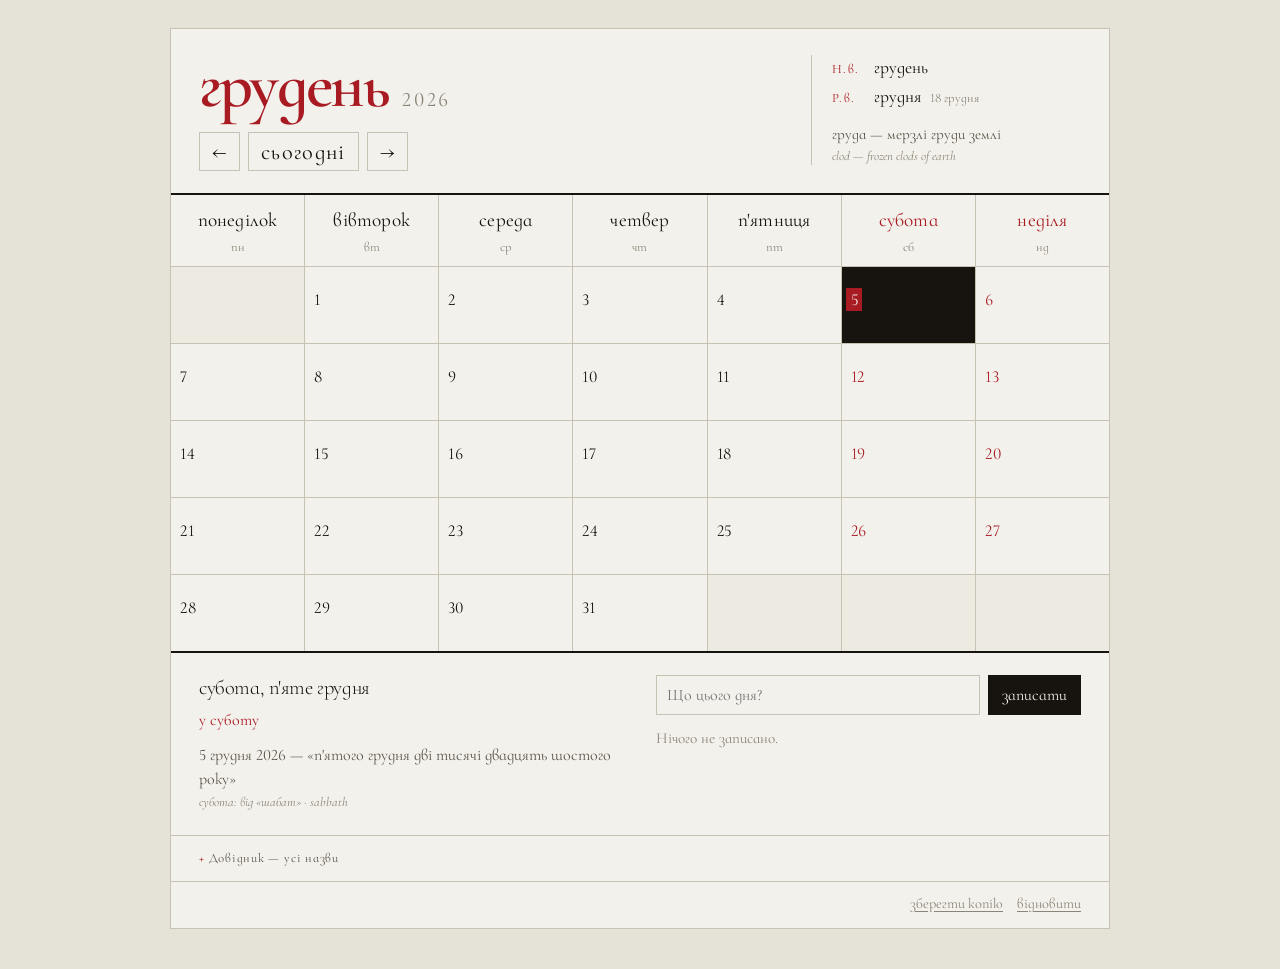
<file: index.html>
<!DOCTYPE html>
<html lang="uk">
<head>
<meta charset="utf-8">
<meta name="viewport" content="width=device-width, initial-scale=1">
<title>Народний календар</title>
<link rel="preconnect" href="https://fonts.googleapis.com">
<link rel="preconnect" href="https://fonts.gstatic.com" crossorigin>
<link href="https://fonts.googleapis.com/css2?family=Cormorant+Infant:ital,wght@0,300..700;1,300..700&display=swap" rel="stylesheet">

<link rel="stylesheet" href="style.css">
</head>
<body>

<main class="sheet">

  <!-- Month word: the signature element -->
  <header class="banner">
    <div class="banner__word">
      <h1 id="monthNom" class="banner__nom">серпень</h1>
      <p class="banner__year" id="yearNum">2026</p>
    </div>
    <div class="banner__gloss">
      <p class="case-line">
        <span class="case-tag">Н.в.</span><span id="glossNom">серпень</span>
      </p>
      <p class="case-line">
        <span class="case-tag">Р.в.</span><span id="glossGen">серпня</span>
        <em class="case-note">18 <span id="glossGenEcho">серпня</span></em>
      </p>
      <p class="etym" id="monthEtym"></p>
      <p class="etym etym--en" id="monthEtymEn"></p>
    </div>
    <nav class="nav" aria-label="Місяці">
      <button type="button" id="prevBtn" class="nav__btn" aria-label="Попередній місяць">←</button>
      <button type="button" id="todayBtn" class="nav__today">сьогодні</button>
      <button type="button" id="nextBtn" class="nav__btn" aria-label="Наступний місяць">→</button>
    </nav>
  </header>

  <!-- Grid -->
  <section class="calendar" aria-label="Календар">
    <div class="weekdays" id="weekdays"></div>
    <div class="grid" id="grid" role="grid" tabindex="0" aria-label="Дні місяця"></div>
  </section>

  <!-- Selected day -->
  <section class="day" aria-live="polite">
    <div class="day__parse">
      <p class="day__full" id="dayFull">понеділок, вісімнадцяте серпня</p>
      <p class="day__when" id="dayWhen">у понеділок</p>
      <p class="day__long" id="dayLong"></p>
      <p class="etym etym--en" id="dayEtymEn"></p>
    </div>

    <div class="day__notes">
      <form class="add" id="addForm">
        <input type="text" id="noteInput" class="add__input" placeholder="Що цього дня?" autocomplete="off" aria-label="Новий запис">
        <button type="submit" class="add__btn">записати</button>
      </form>
      <ul class="notes" id="notes"></ul>
      <p class="notes__empty" id="notesEmpty">Нічого не записано.</p>
    </div>
  </section>

  <!-- Reference sheet -->
  <details class="ref">
    <summary class="ref__summary">Довідник — усі назви</summary>
    <div class="ref__body">
      <div class="ref__col">
        <h2 class="ref__h">Дні тижня</h2>
        <ol class="ref__list" id="refDays"></ol>
      </div>
      <div class="ref__col">
        <h2 class="ref__h">Місяці</h2>
        <ol class="ref__list" id="refMonths"></ol>
      </div>
    </div>
  </details>

  <footer class="foot">
    <span id="storeState" class="foot__state"></span>
    <span class="foot__acts">
      <button type="button" id="exportBtn" class="foot__btn">зберегти копію</button>
      <button type="button" id="importBtn" class="foot__btn">відновити</button>
      <input type="file" id="importFile" accept="application/json" hidden>
    </span>
  </footer>

</main>

<script src="app.js"></script>
</body>
</html>
</file>
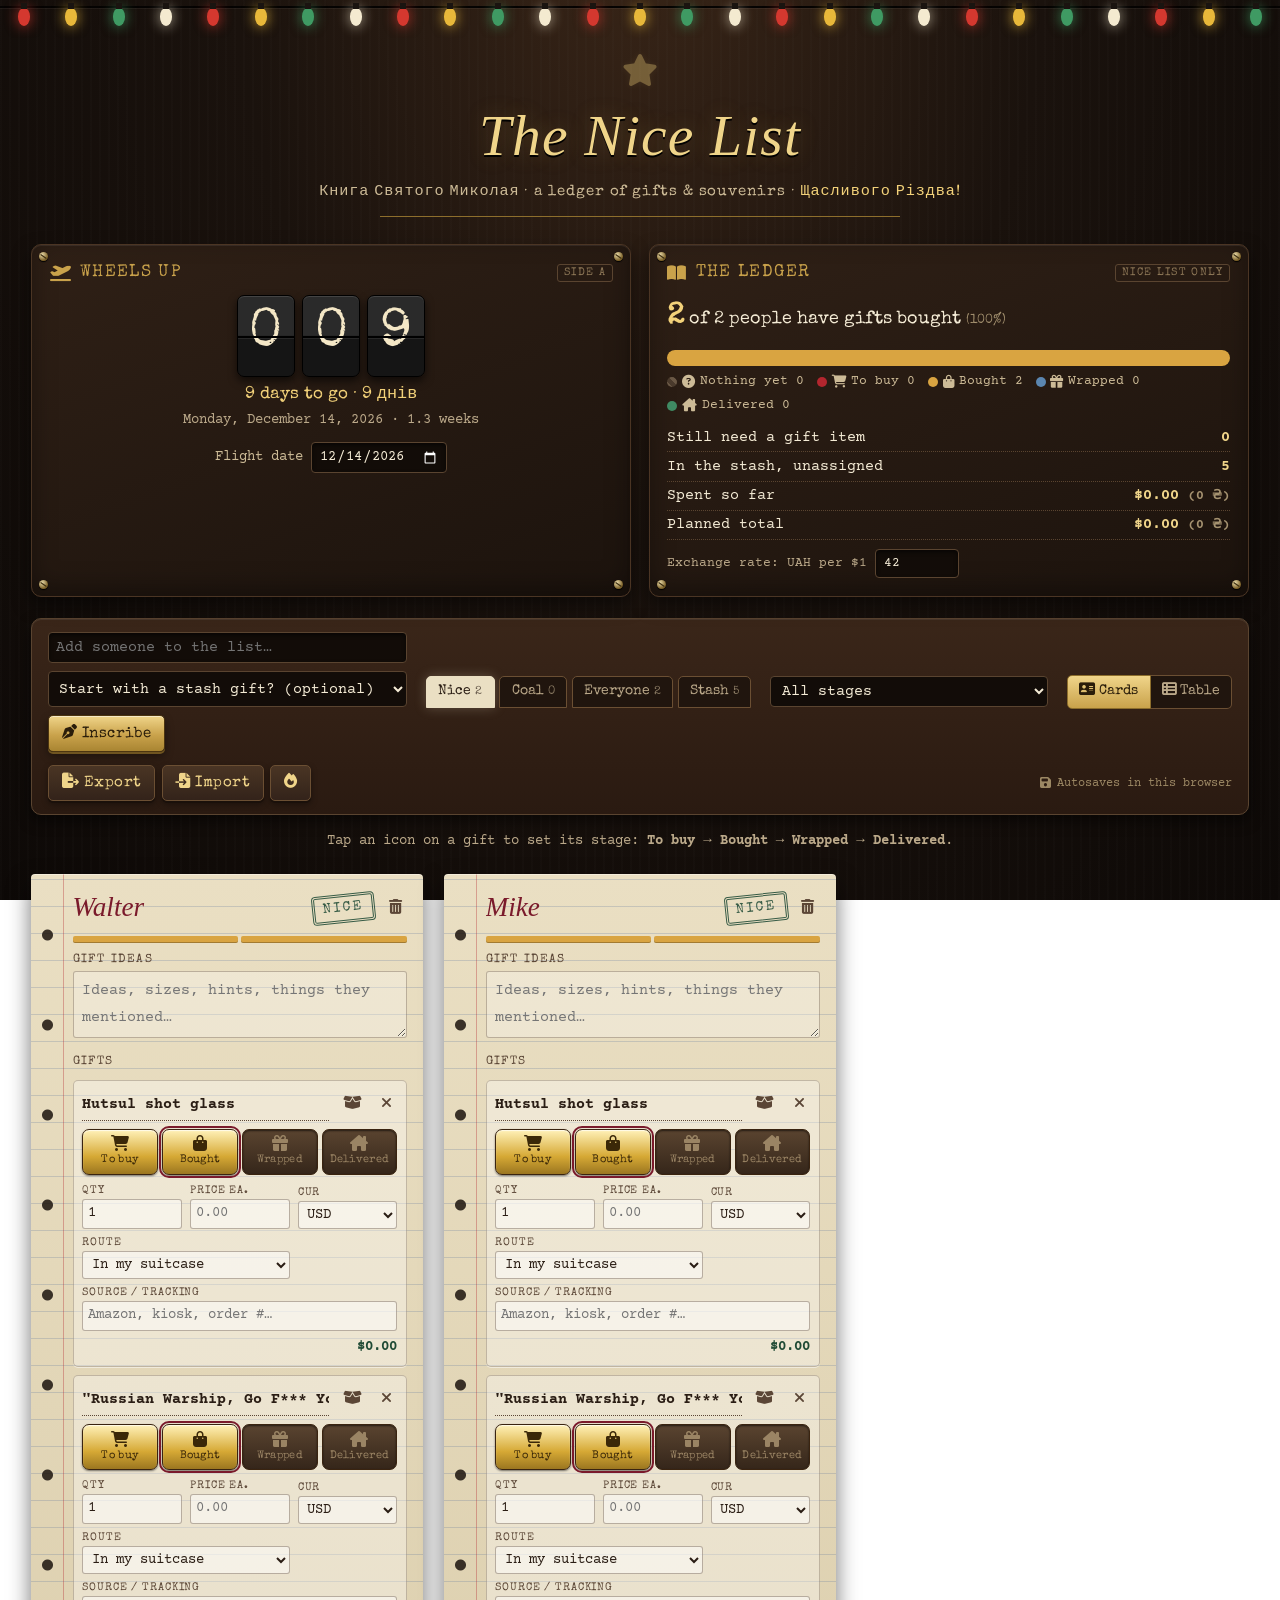
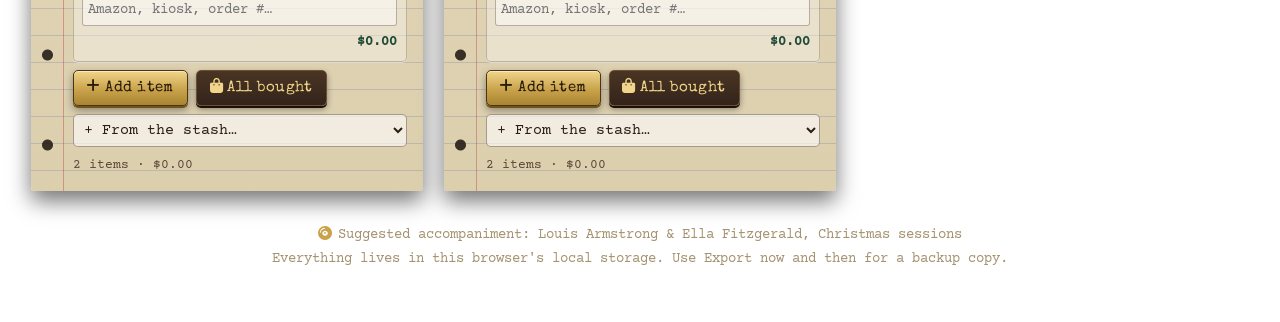
<file: nice-list.html>
<!DOCTYPE html>
<html lang="en">
<head>
<meta charset="utf-8">
<meta name="viewport" content="width=device-width, initial-scale=1, viewport-fit=cover">
<link rel="icon" type="image/svg+xml" href="data:image/svg+xml,%3Csvg xmlns=%22http://www.w3.org/2000/svg%22 viewBox=%220 0 64 64%22 width=%2264%22 height=%2264%22 role=%22img%22 aria-label=%22Koza, the Christmas goat of Ukrainian folk tradition, with curled horns and a golden star%22%3E%3Ctitle%3EKoza mask%3C/title%3E%3Cdefs%3E%3ClinearGradient id=%22bg%22 x1=%220%22 y1=%220%22 x2=%220%22 y2=%221%22%3E%3Cstop offset=%220%22 stop-color=%22%231f3d2d%22/%3E%3Cstop offset=%221%22 stop-color=%22%230c1912%22/%3E%3C/linearGradient%3E%3ClinearGradient id=%22fur%22 x1=%220%22 y1=%220%22 x2=%220%22 y2=%221%22%3E%3Cstop offset=%220%22 stop-color=%22%23fbf4df%22/%3E%3Cstop offset=%221%22 stop-color=%22%23e3d3ad%22/%3E%3C/linearGradient%3E%3ClinearGradient id=%22horn%22 x1=%220%22 y1=%220%22 x2=%221%22 y2=%221%22%3E%3Cstop offset=%220%22 stop-color=%22%23f0d58a%22/%3E%3Cstop offset=%221%22 stop-color=%22%23b8923a%22/%3E%3C/linearGradient%3E%3ClinearGradient id=%22gold%22 x1=%220%22 y1=%220%22 x2=%220%22 y2=%221%22%3E%3Cstop offset=%220%22 stop-color=%22%23ffe9a0%22/%3E%3Cstop offset=%221%22 stop-color=%22%23d6a935%22/%3E%3C/linearGradient%3E%3C/defs%3E%3C%21-- stage frame --%3E%3Crect x=%221.5%22 y=%221.5%22 width=%2261%22 height=%2261%22 rx=%2213%22 fill=%22url(%23bg)%22 stroke=%22%23c9a24b%22 stroke-width=%222.5%22/%3E%3C%21-- Star of Bethlehem between the horns --%3E%3Cpolygon points=%2232,4.5 33.18,7.38 36.28,7.61 33.9,9.62 34.64,12.64 32,11 29.36,12.64 30.1,9.62 27.72,7.61 30.82,7.38%22 fill=%22url(%23gold)%22 stroke=%22%238d6e2c%22 stroke-width=%22.5%22 stroke-linejoin=%22round%22/%3E%3C%21-- horns --%3E%3Cpath d=%22M25 24 C16 25 8.5 18 10.5 7 C14.5 13 20 14.5 29.5 15.5Z%22 fill=%22url(%23horn)%22 stroke=%22%236b4f1a%22 stroke-width=%221%22 stroke-linejoin=%22round%22/%3E%3Cpath d=%22M39 24 C48 25 55.5 18 53.5 7 C49.5 13 44 14.5 34.5 15.5Z%22 fill=%22url(%23horn)%22 stroke=%22%236b4f1a%22 stroke-width=%221%22 stroke-linejoin=%22round%22/%3E%3Cg fill=%22none%22 stroke=%22%238d6e2c%22 stroke-width=%22.9%22 stroke-linecap=%22round%22%3E%3Cpath d=%22M14 20 q2.5 -1 4 -3.5%22/%3E%3Cpath d=%22M12.4 15 q2.5 -.5 4.2 -2.6%22/%3E%3Cpath d=%22M50 20 q-2.5 -1 -4 -3.5%22/%3E%3Cpath d=%22M51.6 15 q-2.5 -.5 -4.2 -2.6%22/%3E%3C/g%3E%3C%21-- ears --%3E%3Cpath d=%22M22 31 C14 27 8 30 6.5 34 C11 37.5 18 36.5 22.5 35Z%22 fill=%22url(%23fur)%22 stroke=%22%235a3a1c%22 stroke-width=%221%22 stroke-linejoin=%22round%22/%3E%3Cpath d=%22M42 31 C50 27 56 30 57.5 34 C53 37.5 46 36.5 41.5 35Z%22 fill=%22url(%23fur)%22 stroke=%22%235a3a1c%22 stroke-width=%221%22 stroke-linejoin=%22round%22/%3E%3Cpath d=%22M19 32.5 C15 31 11.5 32 10.5 34%22 fill=%22none%22 stroke=%22%23d99a8a%22 stroke-width=%221.6%22 stroke-linecap=%22round%22/%3E%3Cpath d=%22M45 32.5 C49 31 52.5 32 53.5 34%22 fill=%22none%22 stroke=%22%23d99a8a%22 stroke-width=%221.6%22 stroke-linecap=%22round%22/%3E%3C%21-- beard --%3E%3Cpath d=%22M26 48 C25 54 28 59 32 61.5 C36 59 39 54 38 48Z%22 fill=%22%233a2a1e%22 stroke=%22%231a1410%22 stroke-width=%22.8%22 stroke-linejoin=%22round%22/%3E%3Cpath d=%22M30 54 q.6 3 2 5 M34 54 q-.6 3 -2 5%22 fill=%22none%22 stroke=%22%235b4430%22 stroke-width=%22.8%22 stroke-linecap=%22round%22/%3E%3C%21-- head --%3E%3Cpath d=%22M32 19.5 C41.5 19.5 44.5 27 43 37 C42 45 37.5 53 32 53 C26.5 53 22 45 21 37 C19.5 27 22.5 19.5 32 19.5Z%22 fill=%22url(%23fur)%22 stroke=%22%235a3a1c%22 stroke-width=%221.1%22/%3E%3C%21-- forehead tuft --%3E%3Cpath d=%22M28.5 22.5 C30 19.5 34 19.5 35.5 22.5 C34 23.5 30 23.5 28.5 22.5Z%22 fill=%22%23b9a67d%22/%3E%3C%21-- eyes: golden with the goat's horizontal pupil --%3E%3Cellipse cx=%2226%22 cy=%2231.5%22 rx=%223.4%22 ry=%222.6%22 transform=%22rotate(8 26 31.5)%22 fill=%22%23e8b83a%22 stroke=%22%235a3a1c%22 stroke-width=%22.7%22/%3E%3Cellipse cx=%2238%22 cy=%2231.5%22 rx=%223.4%22 ry=%222.6%22 transform=%22rotate(-8 38 31.5)%22 fill=%22%23e8b83a%22 stroke=%22%235a3a1c%22 stroke-width=%22.7%22/%3E%3Crect x=%2223.7%22 y=%2230.7%22 width=%224.6%22 height=%221.7%22 rx=%22.85%22 transform=%22rotate(8 26 31.5)%22 fill=%22%231a1410%22/%3E%3Crect x=%2235.7%22 y=%2230.7%22 width=%224.6%22 height=%221.7%22 rx=%22.85%22 transform=%22rotate(-8 38 31.5)%22 fill=%22%231a1410%22/%3E%3C%21-- muzzle --%3E%3Cpath d=%22M27 44 C27 40.5 37 40.5 37 44 C37.5 49 35 52 32 52 C29 52 26.5 49 27 44Z%22 fill=%22%23efdcc6%22 stroke=%22%23b08a6e%22 stroke-width=%22.8%22/%3E%3Cpath d=%22M29.4 44.2 q.9 1.6 1.7 .2%22 fill=%22none%22 stroke=%22%233a2418%22 stroke-width=%221.2%22 stroke-linecap=%22round%22/%3E%3Cpath d=%22M34.6 44.2 q-.9 1.6 -1.7 .2%22 fill=%22none%22 stroke=%22%233a2418%22 stroke-width=%221.2%22 stroke-linecap=%22round%22/%3E%3Cpath d=%22M30 48.8 Q32 50.3 34 48.8%22 fill=%22none%22 stroke=%22%237a1a2b%22 stroke-width=%221.2%22 stroke-linecap=%22round%22/%3E%3C%21-- red ribbon with a bell on the left horn --%3E%3Cpath d=%22M15 17.5 Q19.5 20.5 24.5 19%22 fill=%22none%22 stroke=%22%23b3262e%22 stroke-width=%222.2%22 stroke-linecap=%22round%22/%3E%3Ccircle cx=%2217.2%22 cy=%2220.4%22 r=%222%22 fill=%22url(%23gold)%22 stroke=%22%238d6e2c%22 stroke-width=%22.5%22/%3E%3C/svg%3E">
<link rel="apple-touch-icon" href="apple-touch-icon.png">
<meta name="theme-color" content="#120d0a">
<meta name="mobile-web-app-capable" content="yes">
<meta name="apple-mobile-web-app-capable" content="yes">
<meta name="apple-mobile-web-app-title" content="Nice List">
<title>The Nice List · Книга Святого Миколая</title>
<link rel="preconnect" href="https://fonts.googleapis.com">
<link rel="preconnect" href="https://fonts.gstatic.com" crossorigin>
<link href="https://fonts.googleapis.com/css2?family=Courier+Prime:ital,wght@0,400;0,700;1,400&family=IM+Fell+English:ital@0;1&family=Special+Elite&display=swap" rel="stylesheet">
<link rel="stylesheet" href="https://cdnjs.cloudflare.com/ajax/libs/font-awesome/6.5.1/css/all.min.css">
<style>
:root{
  --wood-1:#120d0a; --wood-2:#241912; --leather:#3a2619;
  --paper:#eadfc3; --paper-2:#dccfae; --ink:#2a1d14; --ink-soft:#5b4636;
  --brass:#c9a24b; --brass-d:#8d6e2c; --brass-l:#f0d58a;
  --burg:#7a1a2b; --pine:#1f4a35; --pine-l:#3f8a62; --gold:#f3d27a; --cream:#f5ecd6; --red:#b3262e;
  --s0:#b3262e; --s1:#d9a441; --s2:#5b86b0; --s3:#3f8a62;
  --type:'Courier Prime','Courier New',monospace;
  --head:'Special Elite','Courier New',monospace;
  --serif:'IM Fell English',Georgia,serif;
}
*{box-sizing:border-box}
html{scroll-behavior:smooth}
body{
  margin:0; color:var(--cream); font-family:var(--type); font-size:15px; line-height:1.45;
  background:
    repeating-linear-gradient(90deg, rgba(255,255,255,.012) 0 2px, transparent 2px 9px),
    radial-gradient(ellipse at 50% -10%, #3a2618 0%, #1a120d 45%, #0d0907 100%) fixed;
  min-height:100vh; padding-bottom:calc(3rem + env(safe-area-inset-bottom));
  -webkit-tap-highlight-color:transparent; touch-action:manipulation;
}
a{color:var(--brass-l)}
button,input,select,textarea{font:inherit}

/* ---------- string lights ---------- */
.lights{position:relative;height:38px;display:flex;justify-content:space-around;overflow:hidden;pointer-events:none}
.lights::before{content:"";position:absolute;left:0;right:0;top:6px;height:2px;background:#050302;box-shadow:0 1px 0 rgba(255,255,255,.05)}
.lights span{position:relative;width:12px;height:18px;margin-top:8px;border-radius:50% 50% 55% 55%;animation:twinkle 3.2s infinite ease-in-out}
.lights span::before{content:"";position:absolute;top:-5px;left:3px;width:6px;height:6px;background:#1a1410}
.lights span:nth-child(4n+1){background:#d4382f;box-shadow:0 0 12px 2px rgba(212,56,47,.55)}
.lights span:nth-child(4n+2){background:#e8b83a;box-shadow:0 0 12px 2px rgba(232,184,58,.55);animation-delay:.6s}
.lights span:nth-child(4n+3){background:#3f9a63;box-shadow:0 0 12px 2px rgba(63,154,99,.55);animation-delay:1.2s}
.lights span:nth-child(4n){background:#f4ead0;box-shadow:0 0 12px 2px rgba(244,234,208,.45);animation-delay:1.8s}
@keyframes twinkle{0%,100%{opacity:1}50%{opacity:.45}}

/* ---------- masthead ---------- */
.masthead{text-align:center;padding:1rem 1rem .5rem}
.star{font-size:2rem;--glow:0;line-height:1}
.star i{color:var(--gold);opacity:calc(.35 + var(--glow)*.65);filter:drop-shadow(0 0 calc(3px + var(--glow)*16px) rgba(243,210,122,calc(.2 + var(--glow)*.8)));transition:all .8s}
h1{margin:.2rem 0 0;font-family:var(--serif);font-style:italic;font-weight:400;font-size:clamp(2.2rem,6vw,3.6rem);color:var(--brass-l);letter-spacing:.02em;text-shadow:0 2px 0 #000,0 0 22px rgba(201,162,75,.25)}
.sub{margin:.2rem 0 0;color:#cdbb97;font-family:var(--head);letter-spacing:.06em;font-size:.95rem}
.sub .uk{color:var(--gold)}
.rule{width:min(520px,80%);margin:.8rem auto 0;border:0;border-top:1px solid var(--brass-d);position:relative;overflow:visible}

/* ---------- dashboard ---------- */
.wrap{max-width:1250px;margin:0 auto;padding:0 1rem}
.dash{display:grid;grid-template-columns:repeat(auto-fit,minmax(min(100%,300px),1fr));gap:1.1rem;margin-top:1.2rem}
.panel{
  position:relative;border-radius:10px;padding:1rem 1.1rem 1.1rem;
  background:linear-gradient(160deg,#2f2016,#1c130d);
  border:1px solid #4b3524; box-shadow:inset 0 1px 0 rgba(255,255,255,.07),inset 0 -8px 24px rgba(0,0,0,.35),0 8px 18px rgba(0,0,0,.5);
}
.panel h2{margin:0 0 .6rem;font-family:var(--head);font-weight:400;font-size:1.05rem;letter-spacing:.08em;text-transform:uppercase;color:var(--brass);display:flex;align-items:center;gap:.5rem}
.panel h2 .side{margin-left:auto;font-size:.7rem;color:#8d7757;border:1px solid #5a4430;border-radius:3px;padding:0 .35rem}
.screw{position:absolute;width:9px;height:9px;border-radius:50%;background:radial-gradient(circle at 35% 30%,#e8d9a8,#7a5f26 70%);box-shadow:0 1px 1px #000}
.screw::after{content:"";position:absolute;left:1px;right:1px;top:4px;height:1px;background:#3b2c0f;transform:rotate(35deg)}
.screw.tl{top:7px;left:7px}.screw.tr{top:7px;right:7px}.screw.bl{bottom:7px;left:7px}.screw.br{bottom:7px;right:7px}

/* countdown plaque */
.flip{display:flex;gap:.45rem;justify-content:center;margin:.3rem 0 .4rem}
.digit{
  width:58px;height:82px;display:grid;place-items:center;border-radius:7px;position:relative;
  font-family:var(--head);font-size:3.4rem;color:#f4e7c6;
  background:linear-gradient(#2a2a2a 0 49%,#151515 51% 100%);
  box-shadow:0 4px 8px rgba(0,0,0,.6),inset 0 1px 0 rgba(255,255,255,.12);
  border:1px solid #000;
}
.digit::after{content:"";position:absolute;left:0;right:0;top:50%;height:2px;background:#000;box-shadow:0 1px 0 rgba(255,255,255,.08)}
.cd-sub{text-align:center;font-family:var(--head);color:var(--gold);font-size:1.05rem}
.cd-note{text-align:center;color:#bba98a;font-size:.85rem;margin-top:.2rem;min-height:1.2em}
.cd-date{display:flex;justify-content:center;align-items:center;gap:.5rem;margin-top:.7rem;font-size:.85rem;color:#cdbb97}

/* inputs on dark brass panels */
.dark-input,.panel input[type=date],.panel input[type=number]{
  background:#120c08;color:var(--cream);border:1px solid #5a4430;border-radius:4px;padding:.25rem .45rem;
  box-shadow:inset 0 2px 4px rgba(0,0,0,.6);color-scheme:dark;
}
.panel input[type=number]{width:5.2rem}

/* ledger stats */
.statline{display:flex;justify-content:space-between;gap:.5rem;padding:.2rem 0;border-bottom:1px dotted #5a4430}
.statline b{color:var(--brass-l);font-weight:700}
.statline small{color:#a59270}
.bar{display:flex;height:16px;border-radius:8px;overflow:hidden;background:#0d0806;margin:.7rem 0 .4rem;box-shadow:inset 0 2px 4px #000}
.bar i{display:block;height:100%;transition:width .5s}
.legend{display:flex;flex-wrap:wrap;gap:.3rem .8rem;font-size:.82rem;color:#cdbb97}
.legend span{display:inline-flex;align-items:center;gap:.3rem}
.dot{width:10px;height:10px;border-radius:50%;display:inline-block}
.rate{margin-top:.6rem;font-size:.82rem;color:#bba98a;display:flex;align-items:center;gap:.5rem;flex-wrap:wrap}

/* ---------- toolbar ---------- */
.toolbar{
  margin-top:1.3rem;padding:.8rem 1rem;border-radius:10px;display:flex;flex-wrap:wrap;gap:.8rem 1.2rem;align-items:center;
  background:linear-gradient(#3a2619,#2a1a11);border:1px solid #5a4430;box-shadow:0 6px 14px rgba(0,0,0,.5),inset 0 1px 0 rgba(255,255,255,.08);
}
.addform{display:flex;gap:.5rem;flex:1 1 280px}
.addform input{flex:1;min-width:0}
.btn{
  cursor:pointer;border:1px solid #4c3510;border-radius:5px;padding:.4rem .8rem;color:#2a1d0a;font-family:var(--head);letter-spacing:.03em;
  background:linear-gradient(#f0d58a,#c9a24b 55%,#a98532);box-shadow:0 2px 0 #6f5420,0 4px 8px rgba(0,0,0,.4),inset 0 1px 0 rgba(255,255,255,.5);
  transition:transform .08s,box-shadow .08s;
}
.btn:hover{filter:brightness(1.07)}
.btn:active{transform:translateY(2px);box-shadow:0 0 0 #6f5420,inset 0 2px 4px rgba(0,0,0,.3)}
.btn.ghost{background:linear-gradient(#4a3524,#33231a);color:var(--brass-l);border-color:#6b4f33;box-shadow:0 2px 0 #1a100a,0 3px 6px rgba(0,0,0,.4)}
.tabs{display:flex;gap:.3rem}
.tab{cursor:pointer;border:1px solid #6b4f33;background:#20150e;color:#bba98a;padding:.3rem .7rem;border-radius:5px 5px 0 0;font-family:var(--head);font-size:.9rem}
.tab.on{background:var(--paper);color:var(--ink);border-color:var(--paper);box-shadow:0 0 12px rgba(234,223,195,.25)}
.tab small{opacity:.7}
.toolbar select{background:#120c08;color:var(--cream);border:1px solid #5a4430;border-radius:4px;padding:.3rem .4rem;color-scheme:dark}
.saved{font-size:.78rem;color:#9c8864;margin-left:auto;display:flex;align-items:center;gap:.4rem}
.saved.warn{color:#ff9d8a}
.tools{display:flex;gap:.4rem;flex-wrap:wrap}

/* ---------- person cards ---------- */
.cards{display:grid;grid-template-columns:repeat(auto-fill,minmax(min(100%,340px),1fr));gap:1.3rem;margin-top:1.4rem}
.card{
  position:relative;color:var(--ink);border-radius:4px;padding:.9rem 1rem 1rem 2.6rem;
  background:
    linear-gradient(90deg,transparent 2rem,rgba(179,38,46,.35) 2rem 2.08rem,transparent 2.08rem),
    linear-gradient(rgba(0,0,0,0) 0 26px,rgba(70,100,150,.22) 26px 27px) 0 6px/100% 27px,
    linear-gradient(180deg,var(--paper),var(--paper-2));
  box-shadow:0 10px 22px rgba(0,0,0,.55),0 1px 0 rgba(255,255,255,.4) inset;
}
.card::before{ /* punched holes */
  content:"";position:absolute;left:.65rem;top:1rem;bottom:1rem;width:.8rem;
  background:radial-gradient(circle,#1b130d 0 5px,transparent 6px) 0 0/100% 90px repeat-y;opacity:.85;
}
.card.coal{filter:saturate(.7) brightness(.93)}
.card header{display:flex;align-items:center;gap:.5rem}
.card .pname{flex:1;min-width:0;font-family:var(--serif);font-size:1.7rem;font-style:italic;color:var(--burg);background:transparent;border:0;border-bottom:1px dashed transparent;padding:0}
.card .pname:hover,.card .pname:focus{border-bottom-color:var(--ink-soft);outline:none}
.stamp{
  cursor:pointer;font-family:var(--head);font-size:.85rem;letter-spacing:.15em;padding:.1rem .5rem;border:3px double;background:transparent;
  transform:rotate(-6deg);border-radius:4px;opacity:.88;transition:transform .15s;
}
.stamp:hover{transform:rotate(-3deg) scale(1.06)}
.stamp.nice{color:var(--pine);border-color:var(--pine)}
.stamp.coal{color:var(--red);border-color:var(--red)}
.iconbtn{cursor:pointer;background:transparent;border:0;color:var(--ink-soft);padding:.2rem .35rem;border-radius:4px}
.iconbtn:hover{color:var(--red);background:rgba(0,0,0,.07)}
.meter{display:flex;gap:3px;margin:.45rem 0 .2rem}
.meter i{flex:1;height:7px;border-radius:2px;box-shadow:inset 0 -1px 0 rgba(0,0,0,.25)}
.meter .empty{background:repeating-linear-gradient(45deg,rgba(90,70,54,.45) 0 4px,rgba(90,70,54,.2) 4px 8px);height:7px;flex:1;border-radius:2px}
.s0{background:var(--s0)}.s1{background:var(--s1)}.s2{background:var(--s2)}.s3{background:var(--s3)}
.lbl{display:block;font-family:var(--head);font-size:.75rem;letter-spacing:.12em;text-transform:uppercase;color:var(--ink-soft);margin:.55rem 0 .1rem}
.card textarea{
  width:100%;min-height:3.6rem;resize:vertical;background:rgba(255,255,255,.28);border:1px solid rgba(90,70,54,.35);border-radius:3px;
  padding:.35rem .5rem;color:var(--ink);line-height:27px;
}
.card textarea:focus,.card input:focus,.card select:focus{outline:2px solid rgba(122,26,43,.4);outline-offset:1px}
.gift{margin:.5rem 0;padding:.5rem .55rem;border-radius:5px;background:rgba(255,255,255,.35);border:1px solid rgba(90,70,54,.3);box-shadow:0 1px 0 rgba(255,255,255,.5)}
.gline{display:flex;align-items:center;gap:.5rem}
.gname{flex:1;min-width:0;background:transparent;border:0;border-bottom:1px dotted var(--ink-soft);color:var(--ink);font-weight:700;padding:.3rem 0}
.steps{display:grid;grid-template-columns:repeat(4,1fr);gap:4px;margin-top:.5rem}
.step{
  cursor:pointer;min-height:46px;border-radius:7px;border:1px solid #3a2410;display:flex;flex-direction:column;align-items:center;justify-content:center;gap:2px;
  font-family:var(--head);font-size:.66rem;letter-spacing:.03em;padding:.25rem .1rem;
  background:linear-gradient(#5a4430,#35261a);color:#9a8464;box-shadow:inset 0 1px 2px rgba(0,0,0,.6);transition:all .15s;
}
.step i{font-size:1rem}
.step:active{transform:scale(.96)}
.step.lit{background:linear-gradient(#fff1b8,#d6a935 60%,#9b7620);color:#3b2808;box-shadow:0 1px 2px rgba(0,0,0,.5),inset 0 1px 1px rgba(255,255,255,.7)}
.step.lit.st3{background:linear-gradient(#b9eacb,#3f8a62 60%,#1f4a35);color:#fff}
.step.cur{outline:2px solid var(--burg);outline-offset:1px}
.gmeta{display:grid;grid-template-columns:repeat(auto-fit,minmax(84px,1fr));gap:.4rem .5rem;margin-top:.5rem;align-items:end}
.f{display:flex;flex-direction:column;font-size:.68rem;letter-spacing:.08em;text-transform:uppercase;color:var(--ink-soft);font-family:var(--head);min-width:0}
.f input,.f select{width:100%;background:rgba(255,255,255,.5);border:1px solid rgba(90,70,54,.4);border-radius:3px;padding:.25rem .3rem;color:var(--ink);font-size:.85rem;text-transform:none;letter-spacing:0;font-family:var(--type)}
.f.route{grid-column:span 2}
.f.where{grid-column:1/-1}
.line{grid-column:1/-1;text-align:right;font-weight:700;color:var(--pine);font-size:.9rem}
.addrow{display:flex;gap:.5rem;flex-wrap:wrap;margin-top:.2rem}
.howto{margin:1rem 0 0;text-align:center;color:#bba98a;font-size:.88rem}
.card footer{display:flex;justify-content:space-between;align-items:center;margin-top:.6rem;font-size:.82rem;color:var(--ink-soft);gap:.5rem;flex-wrap:wrap}
.empty-state{grid-column:1/-1;text-align:center;padding:2.5rem 1rem;color:#bba98a;font-family:var(--serif);font-style:italic;font-size:1.3rem;border:1px dashed #5a4430;border-radius:10px}

/* ---------- footer ---------- */
.foot{margin-top:2.2rem;text-align:center;color:#a59270;font-size:.85rem}
.foot .vinyl{display:inline-block;color:var(--brass);animation:spin 6s linear infinite;margin-right:.4rem}
@keyframes spin{to{transform:rotate(360deg)}}
.foot p{margin:.25rem 0}
.sr{position:absolute;left:-9999px}

@media (max-width:640px){
  body{font-size:16px}
  input,select,textarea{font-size:16px !important}
  .wrap{padding:0 .7rem}
  .cards{gap:1rem}
  .card{padding-right:.8rem}
  .card .pname{font-size:1.5rem}
  .screw{display:none}
  .lights{height:30px}
  .digit{width:46px;height:68px;font-size:2.7rem}
  .toolbar{padding:.7rem}
  .tab{padding:.5rem .8rem}
  .btn{min-height:44px}
  .iconbtn{min-width:40px;min-height:40px}
  .addform input{min-height:44px}
  .saved{margin-left:0;width:100%}
  .tools{width:100%}
  .tools .btn{flex:1}
  .toolbar select{min-height:44px;flex:1}
}
@media (prefers-reduced-motion:reduce){
  *{animation:none !important;transition:none !important}
}

/* ---------- people-first progress, stash ---------- */
[hidden]{display:none !important}
.sn{background:repeating-linear-gradient(45deg,#6a5845 0 4px,#4a3a2c 4px 8px)}
.big{font-family:var(--head);font-size:1.1rem;color:var(--cream)}
.big b{color:var(--gold);font-size:1.9rem}
.big small{color:#a59270;font-size:.8rem}
.statline.first{margin-top:.5rem}
.tabs{flex-wrap:wrap}
.addform{flex-wrap:wrap}
.addform input{flex:1 1 180px}
.addform select{flex:1 1 200px;min-height:36px}
.addrow select.pick,.give select{background:rgba(255,255,255,.6);border:1px solid rgba(90,70,54,.5);border-radius:5px;color:var(--ink);padding:.35rem .4rem;min-width:0;max-width:100%}
.addrow select.pick{flex:1 1 150px}
.give{display:flex;gap:.5rem;margin-top:.6rem}
.give select{flex:1}
.need{color:var(--red);font-weight:700}
.card.stash{filter:sepia(.35) saturate(.9)}
.stashhead{font-family:var(--serif);font-style:italic;font-size:1.3rem;color:var(--burg);display:flex;align-items:center;gap:.5rem}
.toast{position:fixed;left:50%;bottom:calc(1rem + env(safe-area-inset-bottom));transform:translate(-50%,40px);opacity:0;pointer-events:none;background:#120c08;color:var(--brass-l);border:1px solid var(--brass-d);padding:.55rem 1rem;border-radius:8px;font-family:var(--head);box-shadow:0 6px 18px rgba(0,0,0,.6);transition:all .25s;z-index:50;max-width:90vw;text-align:center}
.toast.on{opacity:1;transform:translate(-50%,0)}

/* ---------- table layout ---------- */
.layout{display:flex}
.layout button{cursor:pointer;border:1px solid #6b4f33;background:#20150e;color:#bba98a;padding:.35rem .7rem;font-family:var(--head);font-size:.9rem}
.layout button:first-child{border-radius:5px 0 0 5px}
.layout button:last-child{border-radius:0 5px 5px 0;border-left:0}
.layout button.on{background:linear-gradient(#f0d58a,#c9a24b);color:#2a1d0a;border-color:#8d6e2c}
.tablewrap{grid-column:1/-1;overflow-x:auto;border-radius:6px;background:var(--paper);box-shadow:0 10px 22px rgba(0,0,0,.55)}
table.ledger{width:100%;border-collapse:collapse;color:var(--ink);font-size:.95rem}
.ledger th{font-family:var(--head);font-weight:400;text-transform:uppercase;letter-spacing:.1em;font-size:.78rem;text-align:left;padding:.65rem .8rem;background:#d9c9a0;border-bottom:3px double var(--ink-soft);color:var(--burg);white-space:nowrap}
.ledger td{padding:.6rem .8rem;border-bottom:1px dashed rgba(90,70,54,.4);vertical-align:top}
.ledger tbody tr[data-goto]{cursor:pointer}
.ledger tbody tr:hover{background:rgba(122,26,43,.07)}
.ledger td.nm{font-family:var(--serif);font-style:italic;font-size:1.15rem;color:var(--burg);white-space:nowrap}
.ledger .stg{font-style:normal;font-size:.8rem;margin-right:.5rem;width:1rem;text-align:center}
.stgN{color:#8a7456}.stg0{color:var(--s0)}.stg1{color:#b8861f}.stg2{color:var(--s2)}.stg3{color:var(--s3)}
.ledger .ok{color:var(--s3)}.ledger .wr{color:var(--s2)}
.ledger .null{color:var(--red);font-style:italic;opacity:.8}
.ledger .dim{color:var(--ink-soft);opacity:.7}
.ledger .coalrow{opacity:.65}
.tcount{margin:0;padding:.55rem .8rem;font-size:.8rem;color:var(--ink-soft);text-align:right}
@media (max-width:640px){
  .layout button{min-height:44px}
  .ledger td,.ledger th{padding:.55rem .55rem}
  .ledger td.nm{font-size:1.05rem}
}
</style>
</head>
<body>

<div class="lights" id="lights" aria-hidden="true"></div>

<header class="masthead">
  <div class="star" id="star" aria-hidden="true"><i class="fa-solid fa-star"></i></div>
  <h1>The Nice List</h1>
  <p class="sub">Книга Святого Миколая · a ledger of gifts &amp; souvenirs · <span class="uk" lang="uk">Щасливого Різдва!</span></p>
  <hr class="rule">
</header>

<div class="wrap">

  <section class="dash">
    <!-- Countdown -->
    <div class="panel">
      <i class="screw tl"></i><i class="screw tr"></i><i class="screw bl"></i><i class="screw br"></i>
      <h2><i class="fa-solid fa-plane-departure"></i> Wheels up <span class="side">Side A</span></h2>
      <div class="flip" id="flip" aria-live="polite"></div>
      <div class="cd-sub" id="cdSub"></div>
      <div class="cd-note" id="cdNote"></div>
      <div class="cd-date">
        <label for="flightDate">Flight date</label>
        <input type="date" id="flightDate">
      </div>
    </div>

    <!-- Ledger -->
    <div class="panel">
      <i class="screw tl"></i><i class="screw tr"></i><i class="screw bl"></i><i class="screw br"></i>
      <h2><i class="fa-solid fa-book-open"></i> The ledger <span class="side">nice list only</span></h2>
      <div id="statsBody"></div>
      <div class="rate">
        <label for="rate">Exchange rate: UAH per $1</label>
        <input type="number" id="rate" min="1" step="0.1">
      </div>
    </div>

  </section>

  <section class="toolbar">
    <form class="addform" id="addForm" autocomplete="off">
      <input type="text" id="newName" class="dark-input" placeholder="Add someone to the list…" maxlength="60" aria-label="New name">
      <select id="newPick" hidden aria-label="Start with a gift from the stash"></select>
      <button class="btn" id="addBtn" type="submit"><i class="fa-solid fa-pen-nib"></i> Inscribe</button>
    </form>
    <div class="tabs" id="tabs" role="tablist"></div>
    <select id="filter" aria-label="Filter">
      <option value="all">All stages</option>
      <option value="none">Nothing yet</option>
      <option value="todo">Needs buying</option>
      <option value="wrap">Needs wrapping</option>
      <option value="deliver">Wrapped, awaiting hand-over</option>
      <option value="done">All done</option>
    </select>
    <div class="layout" id="layoutToggle" role="group" aria-label="Layout">
      <button type="button" data-layout="cards" title="Card view"><i class="fa-solid fa-address-card"></i> Cards</button>
      <button type="button" data-layout="table" title="Table view"><i class="fa-solid fa-table-list"></i> Table</button>
    </div>
    <div class="tools">
      <button class="btn ghost" id="btnExport" type="button"><i class="fa-solid fa-file-export"></i> Export</button>
      <button class="btn ghost" id="btnImport" type="button"><i class="fa-solid fa-file-import"></i> Import</button>
      <button class="btn ghost" id="btnClear" type="button" title="Erase everything"><i class="fa-solid fa-fire"></i></button>
      <input type="file" id="fileIn" accept="application/json,.json" class="sr">
    </div>
    <div class="saved" id="saved"></div>
  </section>

  <p class="howto" id="howto"></p>

  <main class="cards" id="cards"></main>

  <footer class="foot">
    <p><i class="fa-solid fa-compact-disc vinyl"></i><span id="spin"></span></p>
    <p>Everything lives in this browser's local storage. Use Export now and then for a backup copy.</p>
  </footer>
</div>

<div class="toast" id="toast" role="status" aria-live="polite"></div>

<script>
(() => {
'use strict';

/* ---------- constants ---------- */
const KEY = 'nice-list-ledger-v1';
const STATUS = [
  {label:'To be purchased', short:'To buy',    icon:'fa-cart-shopping'},
  {label:'Purchased',       short:'Bought',    icon:'fa-bag-shopping'},
  {label:'Wrapped',         short:'Wrapped',   icon:'fa-gift'},
  {label:'Delivered',       short:'Delivered', icon:'fa-house-chimney'}
];
const ROUTES = {
  suitcase:{label:'In my suitcase', icon:'fa-suitcase-rolling'},
  kyiv:{label:'Ship to Kyiv', icon:'fa-box'},
  usa:{label:'Ship to USA', icon:'fa-truck-fast'}
};
const SPINS = [
  'Suggested accompaniment: A Charlie Brown Christmas (Vince Guaraldi Trio, 1965)',
  'Suggested accompaniment: Ella Wishes You a Swinging Christmas (1960)',
  'Suggested accompaniment: Louis Armstrong & Ella Fitzgerald, Christmas sessions',
  'Suggested accompaniment: Oscar Peterson Trio, A Jazz Christmas'
];
/* person stages: -1 = no gift item yet, 0..3 = lowest status among their gifts */
const STAGE_LABELS = ['Nothing yet', 'To buy', 'Bought', 'Wrapped', 'Delivered'];
const STAGE_ICONS  = ['fa-circle-question', 'fa-cart-shopping', 'fa-bag-shopping', 'fa-gift', 'fa-house-chimney'];

/* ---------- helpers ---------- */
const $ = s => document.querySelector(s);
const uid = () => Math.random().toString(36).slice(2, 9) + Date.now().toString(36).slice(-3);
const esc = s => String(s ?? '').replace(/[&<>"']/g, c => ({'&':'&amp;','<':'&lt;','>':'&gt;','"':'&quot;',"'":'&#39;'}[c]));
const num = v => { const n = parseFloat(v); return Number.isFinite(n) ? n : 0; };
const fmtUSD = n => '$' + n.toLocaleString('en-US', {minimumFractionDigits:2, maximumFractionDigits:2});
const fmtUAH = n => Math.round(n).toLocaleString('en-US') + ' ₴';

function mkGift(name, qty, price, cur, route, place, status){
  return {id:uid(), name, qty, price, cur, route, status:status || 0, place};
}
function defaultSettings(){ return {flight:'2026-12-14', rate:42}; }
function seed(){
  const shot = () => mkGift('Hutsul shot glass', 1, 0, 'USD', 'suitcase', '', 1);
  const magnet = () => mkGift('"Russian Warship, Go F*** Yourself" stamp magnet', 1, 0, 'USD', 'suitcase', '', 1);
  return {
    v:2, settings:defaultSettings(), view:'nice', filter:'all', layout:'cards',
    people:[
      {id:uid(), name:'Walter', nice:true, ideas:'', gifts:[shot(), magnet()]},
      {id:uid(), name:'Mike', nice:true, ideas:'', gifts:[shot(), magnet()]}
    ],
    stash:[
      mkGift('Rug', 1, 0, 'USD', 'suitcase', '', 1),
      mkGift('Tote bag', 1, 0, 'USD', 'suitcase', '', 1),
      mkGift('Tote bag (second design)', 1, 0, 'USD', 'suitcase', '', 1),
      mkGift('Hutsul shot glass', 2, 0, 'USD', 'suitcase', '', 1)
    ]
  };
}
const normGift = g => ({
  id:String(g.id || uid()), name:String(g.name || ''),
  qty:Math.max(1, Math.round(num(g.qty)) || 1), price:Math.max(0, num(g.price)),
  cur:g.cur === 'UAH' ? 'UAH' : 'USD',
  route:ROUTES[g.route] ? g.route : 'suitcase',
  status:Math.min(3, Math.max(0, parseInt(g.status, 10) || 0)), place:String(g.place || '')
});
function normalize(raw){
  const d = defaultSettings();
  const s = Object.assign({}, d, (raw && raw.settings) || {});
  s.rate = num(s.rate) || d.rate;
  if (!/^\d{4}-\d{2}-\d{2}$/.test(String(s.flight))) s.flight = d.flight;
  const people = (Array.isArray(raw && raw.people) ? raw.people : []).map(p => ({
    id:String(p.id || uid()), name:String(p.name || ''), nice:p.nice !== false, ideas:String(p.ideas || ''),
    gifts:(Array.isArray(p.gifts) ? p.gifts : []).map(normGift)
  }));
  const stash = (Array.isArray(raw && raw.stash) ? raw.stash : []).map(normGift);
  const view = ['nice','coal','all','stash'].includes(raw && raw.view) ? raw.view : 'nice';
  const filter = ['all','none','todo','wrap','deliver','done'].includes(raw && raw.filter) ? raw.filter : 'all';
  const layout = raw && raw.layout === 'table' ? 'table' : 'cards';
  return {v:2, settings:s, view, filter, layout, people, stash};
}

/* ---------- storage ---------- */
let state;
let storageOK = true;
function load(){
  try{
    const t = localStorage.getItem(KEY);
    if (t) return normalize(JSON.parse(t));
  }catch(e){ storageOK = false; }
  return seed();
}
let saveTimer;
function save(){
  clearTimeout(saveTimer);
  saveTimer = setTimeout(() => {
    try{
      localStorage.setItem(KEY, JSON.stringify(state));
      storageOK = true;
      const t = new Date().toLocaleTimeString([], {hour:'2-digit', minute:'2-digit'});
      setSaved(`<i class="fa-solid fa-floppy-disk"></i> Saved in this browser · ${t}`, false);
    }catch(e){
      storageOK = false;
      setSaved('<i class="fa-solid fa-triangle-exclamation"></i> Browser storage is unavailable. Export a backup!', true);
    }
  }, 150);
}
function setSaved(html, warn){
  const el = $('#saved'); el.innerHTML = html; el.classList.toggle('warn', !!warn);
}
let toastT;
function toast(msg){
  const t = $('#toast'); t.textContent = msg; t.classList.add('on');
  clearTimeout(toastT); toastT = setTimeout(() => t.classList.remove('on'), 2600);
}

/* ---------- money & stages ---------- */
const toUSD = (amt, cur) => cur === 'USD' ? amt : amt / state.settings.rate;
const itemUSD = g => g.qty * toUSD(g.price, g.cur);
const nicePeople = () => state.people.filter(p => p.nice);
const stageOf = p => p.gifts.length ? Math.min(...p.gifts.map(g => g.status)) : -1;
const stashUnits = () => state.stash.reduce((a, g) => a + g.qty, 0);

/* take ONE unit out of a stash item (splitting if qty > 1) */
function takeFromStash(sid){
  const i = state.stash.findIndex(x => x.id === sid); if (i < 0) return null;
  const g = state.stash[i];
  if (g.qty > 1){ g.qty -= 1; return Object.assign({}, g, {id:uid(), qty:1}); }
  state.stash.splice(i, 1); return g;
}
const stashOpts = () => state.stash.map(g => `<option value="${g.id}">${esc(g.name || '(unnamed)')}${g.qty > 1 ? ' (×' + g.qty + ')' : ''}</option>`).join('');

/* ---------- countdown ---------- */
function daysUntil(iso){
  const [y,m,d] = iso.split('-').map(Number);
  const target = new Date(y, m-1, d);
  const now = new Date();
  const today = new Date(now.getFullYear(), now.getMonth(), now.getDate());
  return Math.round((target - today) / 86400000);
}
function ukDays(n){
  const a = Math.abs(n), m10 = a % 10, m100 = a % 100;
  if (m10 === 1 && m100 !== 11) return 'день';
  if (m10 >= 2 && m10 <= 4 && (m100 < 12 || m100 > 14)) return 'дні';
  return 'днів';
}
function renderCountdown(){
  const days = daysUntil(state.settings.flight);
  const shown = String(Math.max(days, 0)).padStart(3, '0');
  $('#flip').innerHTML = shown.split('').map(c => `<span class="digit">${c}</span>`).join('');
  let sub;
  if (days > 1) sub = `${days} days to go · <span lang="uk">${days} ${ukDays(days)}</span>`;
  else if (days === 1) sub = `Tomorrow! · <span lang="uk">завтра</span>`;
  else if (days === 0) sub = `Today. Wheels up! · <span lang="uk">щасливої дороги</span>`;
  else sub = `Already airborne · <span lang="uk">щасливої дороги</span>`;
  $('#cdSub').innerHTML = sub;
  const [y,m,d] = state.settings.flight.split('-').map(Number);
  const nice = new Date(y, m-1, d).toLocaleDateString('en-US', {weekday:'long', month:'long', day:'numeric', year:'numeric'});
  const weeks = days > 0 ? ` · ${(days/7).toFixed(1)} weeks` : '';
  $('#cdNote').textContent = nice + weeks;
}

/* ---------- derived refresh (no card re-render) ---------- */
function refreshDerived(){
  const nice = nicePeople(), n = nice.length;
  const stages = [0,0,0,0,0];            /* index = stage + 1 */
  let planned = 0, spent = 0, items = 0;
  nice.forEach(p => {
    stages[stageOf(p) + 1]++;
    p.gifts.forEach(g => { const u = itemUSD(g); planned += u; if (g.status >= 1) spent += u; items++; });
  });
  state.stash.forEach(g => { const u = itemUSD(g); planned += u; if (g.status >= 1) spent += u; });
  const rate = state.settings.rate;
  const have = stages[2] + stages[3] + stages[4];     /* everything bought for them */
  const pct = n ? Math.round(have / n * 100) : 0;
  const w = i => n ? (stages[i] / n * 100) : 0;
  $('#star').style.setProperty('--glow', (n ? stages[4] / n : 0).toFixed(3));
  const cls = ['sn','s0','s1','s2','s3'];
  const legend = STAGE_LABELS.map((l, i) => `<span><i class="dot ${cls[i]}"></i><i class="fa-solid ${STAGE_ICONS[i]}"></i> ${l} ${stages[i]}</span>`).join('');
  $('#statsBody').innerHTML = `
    <div class="big"><b>${have}</b> of ${n} people have gifts bought <small>(${pct}%)</small></div>
    <div class="bar" role="img" aria-label="People by stage">${cls.map((c, i) => `<i class="${c}" style="width:${w(i)}%"></i>`).join('')}</div>
    <div class="legend">${legend}</div>
    <div class="statline first"><span>Still need a gift item</span><b>${stages[0]}</b></div>
    <div class="statline"><span>In the stash, unassigned</span><b>${stashUnits()}</b></div>
    <div class="statline"><span>Spent so far</span><b>${fmtUSD(spent)} <small>(${fmtUAH(spent * rate)})</small></b></div>
    <div class="statline"><span>Planned total</span><b>${fmtUSD(planned)} <small>(${fmtUAH(planned * rate)})</small></b></div>`;

  state.people.forEach(p => {
    const sum = p.gifts.reduce((a, g) => a + itemUSD(g), 0);
    const el = document.querySelector(`[data-sub="${p.id}"]`);
    if (el) el.textContent = `${p.gifts.length} item${p.gifts.length === 1 ? '' : 's'} · ${fmtUSD(sum)}`;
    p.gifts.forEach(g => {
      const l = document.querySelector(`[data-line="${g.id}"]`);
      if (l) l.textContent = fmtUSD(itemUSD(g));
    });
  });
  state.stash.forEach(g => {
    const l = document.querySelector(`[data-line="${g.id}"]`);
    if (l) l.textContent = fmtUSD(itemUSD(g));
  });
}

/* ---------- rendering ---------- */
function giftHTML(g, ctx){
  const steps = STATUS.map((s, i) => `<button type="button" class="step st${i} ${i <= g.status ? 'lit' : ''} ${i === g.status ? 'cur' : ''}" data-act="set-status" data-s="${i}" title="${s.label}" aria-label="${s.label}" aria-pressed="${i === g.status}"><i class="fa-solid ${s.icon}"></i><span>${s.short}</span></button>`).join('');
  const routeOpts = Object.entries(ROUTES).map(([k, r]) => `<option value="${k}" ${g.route === k ? 'selected' : ''}>${r.label}</option>`).join('');
  const back = ctx === 'person' ? `<button class="iconbtn" data-act="to-stash" title="Return to the stash (no recipient)" aria-label="Return to the stash"><i class="fa-solid fa-box-open"></i></button>` : '';
  return `
  <div class="gift" data-gid="${g.id}">
    <div class="gline">
      <input class="gname" data-f="gname" value="${esc(g.name)}" placeholder="What is it?" aria-label="Item name">
      ${back}
      <button class="iconbtn" data-act="del-gift" title="Remove item" aria-label="Remove item"><i class="fa-solid fa-xmark"></i></button>
    </div>
    <div class="steps" role="group" aria-label="Stage">${steps}</div>
    <div class="gmeta">
      <label class="f qty">Qty<input type="number" inputmode="numeric" min="1" step="1" data-f="gqty" value="${g.qty}"></label>
      <label class="f price">Price ea.<input type="number" inputmode="decimal" min="0" step="0.01" data-f="gprice" value="${g.price || ''}" placeholder="0.00"></label>
      <label class="f">Cur<select data-f="gcur"><option ${g.cur === 'USD' ? 'selected' : ''}>USD</option><option ${g.cur === 'UAH' ? 'selected' : ''}>UAH</option></select></label>
      <label class="f route">Route<select data-f="groute">${routeOpts}</select></label>
      <label class="f where">Source / tracking<input data-f="gplace" value="${esc(g.place)}" placeholder="Amazon, kiosk, order #…"></label>
      <span class="line" data-line="${g.id}">${fmtUSD(itemUSD(g))}</span>
    </div>
  </div>`;
}
function personHTML(p){
  const meter = p.gifts.length
    ? p.gifts.map(g => `<i class="s${g.status}" title="${esc(g.name || 'item')}: ${STATUS[g.status].label}"></i>`).join('')
    : '<span class="empty"></span>';
  const sum = p.gifts.reduce((a, g) => a + itemUSD(g), 0);
  const pick = state.stash.length
    ? `<select class="pick" data-pick="${p.id}" aria-label="Add a gift from the stash"><option value="">+ From the stash…</option>${stashOpts()}</select>` : '';
  let note = '';
  if (!p.gifts.length && p.nice) note = '<span class="need"><i class="fa-solid fa-circle-exclamation"></i> needs a gift</span>';
  else if (p.gifts.length && p.gifts.every(g => g.status === 3)) note = '<i class="fa-solid fa-circle-check"></i> all delivered';
  return `
  <article class="card ${p.nice ? 'nice' : 'coal'}" data-pid="${p.id}">
    <header>
      <input class="pname" data-f="pname" value="${esc(p.name)}" placeholder="Name" aria-label="Recipient name">
      <button class="stamp ${p.nice ? 'nice' : 'coal'}" data-act="toggle-nice" title="Click to move to the other list">${p.nice ? 'NICE' : 'COAL'}</button>
      <button class="iconbtn" data-act="del-person" title="Remove from list" aria-label="Remove person"><i class="fa-solid fa-trash-can"></i></button>
    </header>
    <div class="meter" aria-hidden="true">${meter}</div>
    <label class="lbl" for="ideas-${p.id}">Gift ideas</label>
    <textarea id="ideas-${p.id}" data-f="ideas" placeholder="Ideas, sizes, hints, things they mentioned…">${esc(p.ideas)}</textarea>
    <span class="lbl">Gifts</span>
    <div class="gifts">${p.gifts.map(g => giftHTML(g, 'person')).join('')}</div>
    <div class="addrow">
      <button class="btn" data-act="add-gift" type="button"><i class="fa-solid fa-plus"></i> Add item</button>
      <button class="btn ghost" data-act="all-bought" type="button" title="Mark every unbought item as purchased"><i class="fa-solid fa-bag-shopping"></i> All bought</button>
      ${pick}
    </div>
    <footer><span data-sub="${p.id}">${p.gifts.length} item${p.gifts.length === 1 ? '' : 's'} · ${fmtUSD(sum)}</span><span>${note}</span></footer>
  </article>`;
}
function stashHTML(g){
  const opts = state.people.slice().sort((a, b) => (b.nice - a.nice))
    .map(p => `<option value="${p.id}">${esc(p.name || '(unnamed)')}${p.nice ? '' : ' (coal)'}</option>`).join('');
  return `
  <article class="card stash" data-sid="${g.id}">
    <header><span class="stashhead"><i class="fa-solid fa-box-open"></i> No recipient yet</span></header>
    ${giftHTML(g, 'stash')}
    <div class="give">
      <select data-give="${g.id}" aria-label="Give one to…"><option value="">Give one to…</option>${opts}</select>
      <button class="btn" data-act="give" type="button"><i class="fa-solid fa-hand-holding-heart"></i> Give</button>
    </div>
  </article>`;
}
function matchesFilter(p){
  const f = state.filter, g = p.gifts;
  if (f === 'none') return !g.length;
  if (f === 'todo') return !g.length || g.some(x => x.status === 0);
  if (f === 'wrap') return g.some(x => x.status === 1);
  if (f === 'deliver') return g.some(x => x.status === 2);
  if (f === 'done') return g.length > 0 && g.every(x => x.status === 3);
  return true;
}
function renderTabs(){
  const nice = state.people.filter(p => p.nice).length, coal = state.people.length - nice;
  const tabs = [['nice','Nice', nice], ['coal','Coal', coal], ['all','Everyone', state.people.length], ['stash','Stash', stashUnits()]];
  $('#tabs').innerHTML = tabs.map(([k, l, c]) => `<button class="tab ${state.view === k ? 'on' : ''}" role="tab" aria-selected="${state.view === k}" data-view="${k}">${l} <small>${c}</small></button>`).join('');
}
function renderAddForm(){
  const st = state.view === 'stash';
  $('#newName').placeholder = st ? 'A gift you bought with nobody in mind…' : 'Add someone to the list…';
  $('#addBtn').innerHTML = st ? '<i class="fa-solid fa-box-open"></i> Stash it' : '<i class="fa-solid fa-pen-nib"></i> Inscribe';
  const pk = $('#newPick');
  if (st || !state.stash.length){ pk.hidden = true; pk.innerHTML = ''; }
  else { pk.hidden = false; pk.innerHTML = '<option value="">Start with a stash gift? (optional)</option>' + stashOpts(); }
}
/* ---------- table layout ---------- */
const STG_CLASS = ['stgN', 'stg0', 'stg1', 'stg2', 'stg3'];
const itemLabel = g => {
  const ico = g.status === 3 ? '<i class="fa-solid fa-circle-check ok" title="Delivered"></i> '
    : g.status === 2 ? '<i class="fa-solid fa-gift wr" title="Wrapped"></i> ' : '';
  return `<span class="it">${ico}${esc(g.name || '(unnamed)')}${g.qty > 1 ? ' ×' + g.qty : ''}</span>`;
};
function peopleTableHTML(list){
  let bought = 0;
  const rows = list.map(p => {
    const got = p.gifts.filter(g => g.status >= 1);
    const todo = p.gifts.filter(g => g.status === 0);
    bought += got.reduce((a, g) => a + g.qty, 0);
    const st = stageOf(p);
    const gotCell = got.length ? got.map(itemLabel).join(', ') : '<span class="null">NULL</span>';
    let todoCell;
    if (todo.length) todoCell = todo.map(g => `<span class="it">${esc(g.name || '(unnamed)')}${g.qty > 1 ? ' ×' + g.qty : ''}</span>`).join(', ');
    else if (!p.gifts.length && p.nice) todoCell = '<span class="need">needs a gift</span>';
    else todoCell = '<span class="dim">—</span>';
    return `<tr data-goto="${p.id}" class="${p.nice ? '' : 'coalrow'}">
      <td class="nm"><i class="fa-solid ${STAGE_ICONS[st + 1]} stg ${STG_CLASS[st + 1]}" title="${STAGE_LABELS[st + 1]}"></i>${esc(p.name || '(unnamed)')}${p.nice ? '' : ' <small class="dim">(coal)</small>'}</td>
      <td>${gotCell}</td><td>${todoCell}</td></tr>`;
  }).join('');
  return `<div class="tablewrap"><table class="ledger">
    <thead><tr><th>Name</th><th>Purchased</th><th>Still to buy</th></tr></thead>
    <tbody>${rows}</tbody></table>
    <p class="tcount">${list.length} ${list.length === 1 ? 'person' : 'people'} · ${bought} item${bought === 1 ? '' : 's'} purchased</p></div>`;
}
function stashTableHTML(){
  const rows = state.stash.map(g => `<tr>
    <td class="nm"><i class="fa-solid ${STATUS[g.status].icon} stg ${STG_CLASS[g.status + 1]}"></i>${esc(g.name || '(unnamed)')}</td>
    <td>${g.qty}</td><td>${STATUS[g.status].short}</td></tr>`).join('');
  return `<div class="tablewrap"><table class="ledger">
    <thead><tr><th>Item</th><th>Qty</th><th>Stage</th></tr></thead>
    <tbody>${rows}</tbody></table>
    <p class="tcount">${stashUnits()} unassigned item${stashUnits() === 1 ? '' : 's'}</p></div>`;
}

function render(){
  renderTabs(); renderAddForm();
  const st = state.view === 'stash', tbl = state.layout === 'table';
  $('#filter').value = state.filter; $('#filter').hidden = st;
  document.querySelectorAll('#layoutToggle button').forEach(b => b.classList.toggle('on', b.dataset.layout === state.layout));
  if (tbl) $('#howto').innerHTML = st ? 'Everything in the stash, at a glance.' : 'Tap a row to open that person\'s card.';
  else if (st) $('#howto').innerHTML = 'Gifts you bought with nobody in mind. Give one to someone here, or pick from the stash on any person\'s card.';
  else $('#howto').innerHTML = 'Tap an icon on a gift to set its stage: <b>To buy</b> → <b>Bought</b> → <b>Wrapped</b> → <b>Delivered</b>.';
  let html;
  if (st){
    if (!state.stash.length) html = '<div class="empty-state">The stash is empty. Gifts you buy with nobody in mind go here.</div>';
    else html = tbl ? stashTableHTML() : state.stash.map(stashHTML).join('');
  } else {
    const list = state.people.filter(p => (state.view === 'all' || (state.view === 'nice') === p.nice) && matchesFilter(p));
    if (!list.length) html = `<div class="empty-state">${state.people.length ? 'Nobody matches this view.' : 'The ledger is blank. Inscribe a name above.'}</div>`;
    else html = tbl ? peopleTableHTML(list) : list.map(personHTML).join('');
  }
  $('#cards').innerHTML = html;
  refreshDerived();
}

function rerenderCard(pid){
  const p = state.people.find(x => x.id === pid), el = document.querySelector(`[data-pid="${pid}"]`);
  if (p && el) el.outerHTML = personHTML(p);
  refreshDerived();
}
function rerenderStash(sid){
  const g = state.stash.find(x => x.id === sid), el = document.querySelector(`[data-sid="${sid}"]`);
  if (g && el) el.outerHTML = stashHTML(g);
  refreshDerived();
}

/* ---------- events ---------- */
const cards = $('#cards');
const findP = el => { const c = el.closest('[data-pid]'); return c ? state.people.find(p => p.id === c.dataset.pid) : null; };
const findG = (el, p) => { const r = el.closest('[data-gid]'); return r && p ? p.gifts.find(g => g.id === r.dataset.gid) : null; };
function applyField(g, f, t){
  if (f === 'gname') g.name = t.value;
  else if (f === 'gqty') g.qty = Math.max(1, Math.round(num(t.value)) || 1);
  else if (f === 'gprice') g.price = Math.max(0, num(t.value));
  else if (f === 'gcur') g.cur = t.value === 'UAH' ? 'UAH' : 'USD';
  else if (f === 'groute') g.route = ROUTES[t.value] ? t.value : 'suitcase';
  else if (f === 'gplace') g.place = t.value;
}

cards.addEventListener('click', e => {
  const b = e.target.closest('[data-act]'); if (!b) return;
  const act = b.dataset.act;

  /* --- stash items --- */
  const sArt = b.closest('[data-sid]');
  if (sArt){
    const g = state.stash.find(x => x.id === sArt.dataset.sid); if (!g) return;
    if (act === 'set-status'){ g.status = parseInt(b.dataset.s, 10); save(); rerenderStash(g.id); }
    else if (act === 'del-gift'){ state.stash = state.stash.filter(x => x.id !== g.id); save(); render(); }
    else if (act === 'give'){
      const pid = sArt.querySelector('[data-give]').value;
      const p = state.people.find(x => x.id === pid);
      if (!p){ toast('Pick someone to give it to first.'); return; }
      const unit = takeFromStash(g.id); if (!unit) return;
      p.gifts.push(unit); save();
      toast(`${unit.name || 'A gift'} → ${p.name || 'them'}`); render();
    }
    return;
  }

  /* --- people --- */
  const p = findP(b); if (!p) return;
  if (act === 'toggle-nice'){ p.nice = !p.nice; save(); render(); }
  else if (act === 'del-person'){
    if (confirm(`Remove ${p.name || 'this person'} and all their gifts?`)){
      state.people = state.people.filter(x => x.id !== p.id); save(); render();
    }
  }
  else if (act === 'add-gift'){
    const g = mkGift('', 1, 0, 'USD', 'suitcase', '');
    p.gifts.push(g); save(); rerenderCard(p.id);
    const inp = document.querySelector(`[data-gid="${g.id}"] [data-f="gname"]`); if (inp) inp.focus();
  }
  else if (act === 'del-gift'){
    const g = findG(b, p); if (!g) return;
    p.gifts = p.gifts.filter(x => x.id !== g.id); save(); rerenderCard(p.id);
  }
  else if (act === 'to-stash'){
    const g = findG(b, p); if (!g) return;
    p.gifts = p.gifts.filter(x => x.id !== g.id); state.stash.push(g); save();
    toast(`${g.name || 'Gift'} is back in the stash`); render();
  }
  else if (act === 'all-bought'){
    p.gifts.forEach(g => { if (g.status < 1) g.status = 1; }); save(); rerenderCard(p.id);
  }
  else if (act === 'set-status'){
    const g = findG(b, p); if (!g) return;
    g.status = parseInt(b.dataset.s, 10); save(); rerenderCard(p.id);
  }
});

cards.addEventListener('change', e => {
  const t = e.target;
  if (t.dataset.pick === undefined) return;
  const p = state.people.find(x => x.id === t.dataset.pick);
  if (!p || !t.value){ return; }
  const unit = takeFromStash(t.value); if (!unit) return;
  p.gifts.push(unit); save();
  toast(`${unit.name || 'A gift'} → ${p.name || 'them'}`); render();
});

cards.addEventListener('input', e => {
  const t = e.target, f = t.dataset.f; if (!f) return;
  const sArt = t.closest('[data-sid]');
  if (sArt){
    const g = state.stash.find(x => x.id === sArt.dataset.sid); if (!g) return;
    applyField(g, f, t); save(); refreshDerived(); return;
  }
  const p = findP(t); if (!p) return;
  if (f === 'pname') p.name = t.value;
  else if (f === 'ideas') p.ideas = t.value;
  else { const g = findG(t, p); if (!g) return; applyField(g, f, t); }
  save(); refreshDerived();
});

$('#addForm').addEventListener('submit', e => {
  e.preventDefault();
  const name = $('#newName').value.trim(); if (!name) return;
  if (state.view === 'stash'){
    state.stash.unshift(mkGift(name, 1, 0, 'USD', 'suitcase', '', 1));
  } else {
    const person = {id:uid(), name, nice:true, ideas:'', gifts:[]};
    const pickId = $('#newPick').value;
    if (pickId){ const g = takeFromStash(pickId); if (g) person.gifts.push(g); }
    state.people.unshift(person);
    if (state.view === 'coal') state.view = 'nice';
    state.filter = 'all';
  }
  $('#newName').value = ''; save(); render();
});
$('#tabs').addEventListener('click', e => {
  const b = e.target.closest('[data-view]'); if (!b) return;
  state.view = b.dataset.view; save(); render();
});
$('#filter').addEventListener('change', e => { state.filter = e.target.value; save(); render(); });
$('#layoutToggle').addEventListener('click', e => {
  const b = e.target.closest('[data-layout]'); if (!b) return;
  state.layout = b.dataset.layout; save(); render();
});
cards.addEventListener('click', e => {
  const row = e.target.closest('[data-goto]'); if (!row) return;
  state.layout = 'cards'; save(); render();
  const el = document.querySelector(`[data-pid="${row.dataset.goto}"]`);
  if (el) el.scrollIntoView({behavior:'smooth', block:'start'});
});

/* settings inputs */
function bindSetting(id, key, parse){
  const el = $('#' + id);
  el.addEventListener('input', () => {
    const v = parse(el.value);
    if (v !== null){ state.settings[key] = v; save(); if (key === 'flight') renderCountdown(); refreshDerived(); }
  });
}
bindSetting('flightDate', 'flight', v => /^\d{4}-\d{2}-\d{2}$/.test(v) ? v : null);
bindSetting('rate', 'rate', v => num(v) > 0 ? num(v) : null);

/* export / import / clear */
$('#btnExport').addEventListener('click', () => {
  const blob = new Blob([JSON.stringify(state, null, 2)], {type:'application/json'});
  const a = document.createElement('a');
  a.href = URL.createObjectURL(blob);
  a.download = `nice-list-${new Date().toISOString().slice(0, 10)}.json`;
  document.body.appendChild(a); a.click(); a.remove();
  setTimeout(() => URL.revokeObjectURL(a.href), 2000);
});
$('#btnImport').addEventListener('click', () => $('#fileIn').click());
$('#fileIn').addEventListener('change', e => {
  const file = e.target.files[0]; if (!file) return;
  const rd = new FileReader();
  rd.onload = () => {
    try{
      const parsed = JSON.parse(rd.result);
      if (!parsed || !Array.isArray(parsed.people)) throw new Error('bad shape');
      if (confirm('Replace everything currently in the ledger with this file?')){
        state = normalize(parsed); save(); syncInputs(); render(); renderCountdown();
      }
    }catch(err){ alert('That file does not look like a Nice List export.'); }
    e.target.value = '';
  };
  rd.readAsText(file);
});
$('#btnClear').addEventListener('click', () => {
  if (confirm('Erase the whole ledger, stash included? Export first if you might want it back.')){
    state.people = []; state.stash = []; save(); render();
  }
});

function syncInputs(){
  const S = state.settings;
  $('#flightDate').value = S.flight; $('#rate').value = S.rate;
}

/* ---------- init ---------- */
(function init(){
  const lights = $('#lights');
  const n = Math.max(12, Math.floor(window.innerWidth / 46));
  lights.innerHTML = '<span></span>'.repeat(n);
  $('#spin').textContent = SPINS[Math.floor(Math.random() * SPINS.length)];
  state = load();
  syncInputs();
  render();
  renderCountdown();
  if (!storageOK) setSaved('<i class="fa-solid fa-triangle-exclamation"></i> Browser storage is unavailable. Export a backup!', true);
  else setSaved('<i class="fa-solid fa-floppy-disk"></i> Autosaves in this browser', false);
  setInterval(renderCountdown, 60000);
  document.addEventListener('visibilitychange', () => { if (!document.hidden) renderCountdown(); });
})();

})();

</script>
</body>
</html>
</file>
<file: style.css>
/* Народний календар — rushnyk palette: linen, ink, carmine */

:root{
  --linen:   #E5E2D8;
  --paper:   #F3F1EB;
  --ink:     #17140F;
  --ink-mid: #5C564A;
  --ink-dim: #8B8577;
  --carmine: #A81B23;
  --indigo:  #2B3A55;
  --rule:    #C7C2B4;

  --display:  "Cormorant Infant", serif;
  --body:     "Cormorant Infant", serif;
  --mono:     "Cormorant Infant", serif;
  --gap: 1px;
}

*{ box-sizing: border-box; }

html{ -webkit-text-size-adjust: 100%; }

body{
  margin: 0;
  padding: 28px 20px 40px;
  background: var(--linen);
  color: var(--ink);
  font-family: var(--body);
  font-size: 22px;
  line-height: 1.5;
}

.sheet{
  max-width: 940px;
  margin: 0 auto;
  background: var(--paper);
  border: 1px solid var(--rule);
}

/* ── Banner ──────────────────────────────────────────── */

.banner{
  display: grid;
  grid-template-columns: minmax(0,1fr) minmax(0,270px);
  grid-template-areas: "word gloss" "nav gloss";
  gap: 0 32px;
  padding: 26px 28px 22px;
  border-bottom: 2px solid var(--ink);
}

.banner__word{
  grid-area: word;
  display: flex;
  align-items: baseline;
  gap: 14px;
  flex-wrap: wrap;
}

.banner__nom{
  margin: 0;
  font-family: var(--display);
  font-weight: 600;
  font-size: clamp(2.1rem, 7.2vw, 4.15rem);
  line-height: 0.92;
  letter-spacing: -0.035em;
  color: var(--carmine);
  text-transform: lowercase;
}

.banner__year{
  margin: 0;
  font-family: var(--mono);
  font-size: 1.29rem;
  color: var(--ink-dim);
  letter-spacing: 0.14em;
}

.banner__gloss{
  grid-area: gloss;
  border-left: 1px solid var(--rule);
  padding-left: 20px;
  align-self: start;
}

.case-line{
  margin: 0 0 3px;
  font-size: 1.1rem;
  display: flex;
  align-items: baseline;
  gap: 9px;
  flex-wrap: wrap;
}

.case-tag{
  font-family: var(--mono);
  font-size: 0.8rem;
  letter-spacing: 0.1em;
  color: var(--carmine);
  min-width: 2.6em;
}

.case-note{
  font-family: var(--mono);
  font-size: 0.8rem;
  font-style: normal;
  color: var(--ink-dim);
}

.etym{
  margin: 12px 0 0;
  font-size: 0.95rem;
  line-height: 1.45;
  color: var(--ink-mid);
}

.etym--en{
  margin-top: 2px;
  font-size: 0.8rem;
  font-style: italic;
  color: var(--ink-dim);
}

.nav{
  grid-area: nav;
  display: flex;
  align-items: center;
  gap: 8px;
  margin-top: 16px;
}

.nav__btn,
.nav__today{
  font-family: var(--mono);
  font-size: 1.4rem;
  background: transparent;
  color: var(--ink);
  border: 1px solid var(--rule);
  padding: 5px 12px;
  cursor: pointer;
  transition: background 0.12s, border-color 0.12s;
}

.nav__today{ letter-spacing: 0.06em; }

.nav__btn:hover,
.nav__today:hover{
  background: var(--ink);
  color: var(--paper);
  border-color: var(--ink);
}

/* ── Weekday header + grid ───────────────────────────── */

.calendar{ padding: 0; }

.weekdays,
.grid{
  display: grid;
  grid-template-columns: repeat(7, minmax(0, 1fr));
  gap: var(--gap);
  background: var(--rule);
}

.weekdays{ border-bottom: 1px solid var(--rule); }

.wd{
  background: var(--paper);
  padding: 11px 6px 9px;
  text-align: center;
  min-width: 0;
}

.wd__name{
  display: block;
  font-size: 1.2rem;
  letter-spacing: 0.01em;
  color: var(--ink);
  word-break: break-word;
  hyphens: auto;
}

.wd__hint{
  display: block;
  margin-top: 3px;
  font-family: var(--mono);
  font-size: 0.8rem;
  color: var(--ink-dim);
}

.wd--rest .wd__name{ color: var(--carmine); }

.cell{
  background: var(--paper);
  border: 0;
  font: inherit;
  text-align: left;
  padding: 9px 9px 22px;
  min-height: 76px;
  position: relative;
  cursor: pointer;
  color: var(--ink);
  transition: background 0.1s;
}

.cell:hover{ background: #EAE7DE; }

.cell--blank{
  background: #EDEAE2;
  cursor: default;
}

.cell--blank:hover{ background: #EDEAE2; }

.cell__num{
  font-family: var(--mono);
  font-size: 1.05rem;
  letter-spacing: -0.02em;
}

.cell--rest .cell__num{ color: var(--carmine); }

.cell--today .cell__num{
  background: var(--indigo);
  color: var(--paper);
  padding: 1px 5px;
  margin: -1px -5px;
}

.cell--sel{
  background: var(--ink);
}

.cell--sel:hover{ background: var(--ink); }

.cell--sel .cell__num{ color: var(--paper); }

.cell--sel.cell--today .cell__num{ background: var(--carmine); }

.cell__dots{
  position: absolute;
  left: 9px;
  bottom: 8px;
  display: flex;
  gap: 3px;
}

.dot{
  width: 5px;
  height: 5px;
  border-radius: 50%;
  background: var(--carmine);
}

.cell--sel .dot{ background: var(--paper); }

.cell__peek{
  position: absolute;
  left: 9px;
  right: 9px;
  bottom: 6px;
  font-size: 0.75rem;
  color: var(--ink-mid);
  white-space: nowrap;
  overflow: hidden;
  text-overflow: ellipsis;
}

.cell--sel .cell__peek{ color: #BDB6A6; }

/* ── Selected day ────────────────────────────────────── */

.day{
  display: grid;
  grid-template-columns: minmax(0, 1fr) minmax(0, 1fr);
  gap: 0 32px;
  padding: 22px 28px 24px;
  border-top: 2px solid var(--ink);
}

.day__full{
  margin: 0;
  font-family: var(--display);
  font-weight: 300;
  font-size: 1.28rem;
  line-height: 1.25;
  letter-spacing: -0.02em;
}

.day__when{
  margin: 7px 0 0;
  font-family: var(--mono);
  font-size: 1rem;
  color: var(--carmine);
}

.day__long{
  margin: 11px 0 0;
  font-size: 1rem;
  color: var(--ink-mid);
}

.add{ display: flex; gap: 8px; }

.add__input{
  flex: 1;
  min-width: 0;
  font: inherit;
  font-size: 1rem;
  padding: 7px 10px;
  background: transparent;
  border: 1px solid var(--rule);
  color: var(--ink);
}

.add__input:focus{
  outline: none;
  border-color: var(--ink);
}

.add__btn{
  font-family: var(--mono);
  font-size: 1rem;
  padding: 7px 13px;
  background: var(--ink);
  color: var(--paper);
  border: 1px solid var(--ink);
  cursor: pointer;
}

.add__btn:hover{ background: var(--carmine); border-color: var(--carmine); }

.notes{
  list-style: none;
  margin: 12px 0 0;
  padding: 0;
}

.note{
  display: flex;
  align-items: baseline;
  gap: 10px;
  padding: 6px 0;
  border-bottom: 1px solid var(--rule);
  font-size: 1.1rem;
}

.note__text{ flex: 1; min-width: 0; overflow-wrap: anywhere; }

.note__del{
  background: none;
  border: 0;
  color: var(--ink-dim);
  font-family: var(--mono);
  font-size: 0.95rem;
  cursor: pointer;
  padding: 0 2px;
  line-height: 1;
}

.note__del:hover{ color: var(--carmine); }

.notes__empty{
  margin: 12px 0 0;
  font-size: 0.95rem;
  color: var(--ink-dim);
}

/* ── Reference ───────────────────────────────────────── */

.ref{ border-top: 1px solid var(--rule); }

.ref__summary{
  padding: 13px 28px;
  cursor: pointer;
  font-family: var(--mono);
  font-size: 0.8rem;
  letter-spacing: 0.06em;
  color: var(--ink-mid);
  list-style: none;
}

.ref__summary::-webkit-details-marker{ display: none; }

.ref__summary::before{
  content: "+ ";
  color: var(--carmine);
}

.ref[open] .ref__summary::before{ content: "− "; }

.ref__summary:hover{ color: var(--ink); }

.ref__body{
  display: grid;
  grid-template-columns: minmax(0, 1fr) minmax(0, 1.25fr);
  gap: 0 36px;
  padding: 4px 28px 26px;
}

.ref__h{
  margin: 0 0 10px;
  font-family: var(--mono);
  font-size: 0.8rem;
  font-weight: 500;
  letter-spacing: 0.14em;
  text-transform: uppercase;
  color: var(--carmine);
}

.ref__list{
  margin: 0;
  padding: 0;
  list-style: none;
  counter-reset: r;
}

.ref__item{
  display: grid;
  grid-template-columns: 1.7em minmax(0, 1fr);
  gap: 8px;
  padding: 5px 0;
  border-top: 1px solid var(--rule);
  counter-increment: r;
}

.ref__item::before{
  content: counter(r);
  font-family: var(--mono);
  font-size: 0.8rem;
  color: var(--ink-dim);
  padding-top: 2px;
}

.ref__pair{
  font-size: 0.99rem;
}

.ref__pair b{ font-weight: 500; }

.ref__pair span{
  font-family: var(--mono);
  font-size: 0.8rem;
  color: var(--carmine);
}

.ref__note{
  display: block;
  font-size: 0.8rem;
  color: var(--ink-mid);
}

.ref__note i{ color: var(--ink-dim); }

/* ── Footer ──────────────────────────────────────────── */

.foot{
  display: flex;
  justify-content: space-between;
  align-items: center;
  gap: 12px;
  flex-wrap: wrap;
  padding: 11px 28px 13px;
  border-top: 1px solid var(--rule);
  font-family: var(--mono);
  font-size: 0.9rem;
  color: var(--ink-dim);
}

.foot__acts{ display: flex; gap: 14px; }

.foot__btn{
  background: none;
  border: 0;
  padding: 0;
  font: inherit;
  color: var(--ink-dim);
  cursor: pointer;
  text-decoration: underline;
  text-underline-offset: 3px;
}

.foot__btn:hover{ color: var(--carmine); }

.foot__state--warn{ color: var(--carmine); }

/* ── Focus + motion ──────────────────────────────────── */

:focus-visible{
  outline: 2px solid var(--indigo);
  outline-offset: 1px;
}

.grid:focus-visible{ outline-offset: -2px; }

@media (prefers-reduced-motion: reduce){
  *{ transition: none !important; }
}

/* ── Narrow ──────────────────────────────────────────── */

@media (max-width: 720px){
  body{ padding: 14px 10px 26px; }

  .banner{
    grid-template-columns: minmax(0, 1fr);
    grid-template-areas: "word" "gloss" "nav";
    gap: 0;
    padding: 20px 16px 18px;
  }

  .banner__gloss{
    border-left: 0;
    border-top: 1px solid var(--rule);
    padding-left: 0;
    padding-top: 14px;
    margin-top: 14px;
  }

  .wd__name{ font-size: 0.56rem; }
  .wd__hint{ display: none; }

  .cell{ min-height: 58px; padding: 6px 5px 16px; }
  .cell__num{ font-size: 0.9rem; }
  .cell__peek{ display: none; }
  .cell__dots{ left: 5px; bottom: 5px; }

  .day{
    grid-template-columns: minmax(0, 1fr);
    gap: 20px;
    padding: 18px 16px 20px;
  }

  .ref__body{
    grid-template-columns: minmax(0, 1fr);
    gap: 22px;
    padding: 4px 16px 22px;
  }

  .ref__summary{ padding: 12px 16px; }
  .foot{ padding: 10px 16px 12px; }
}
</file>
